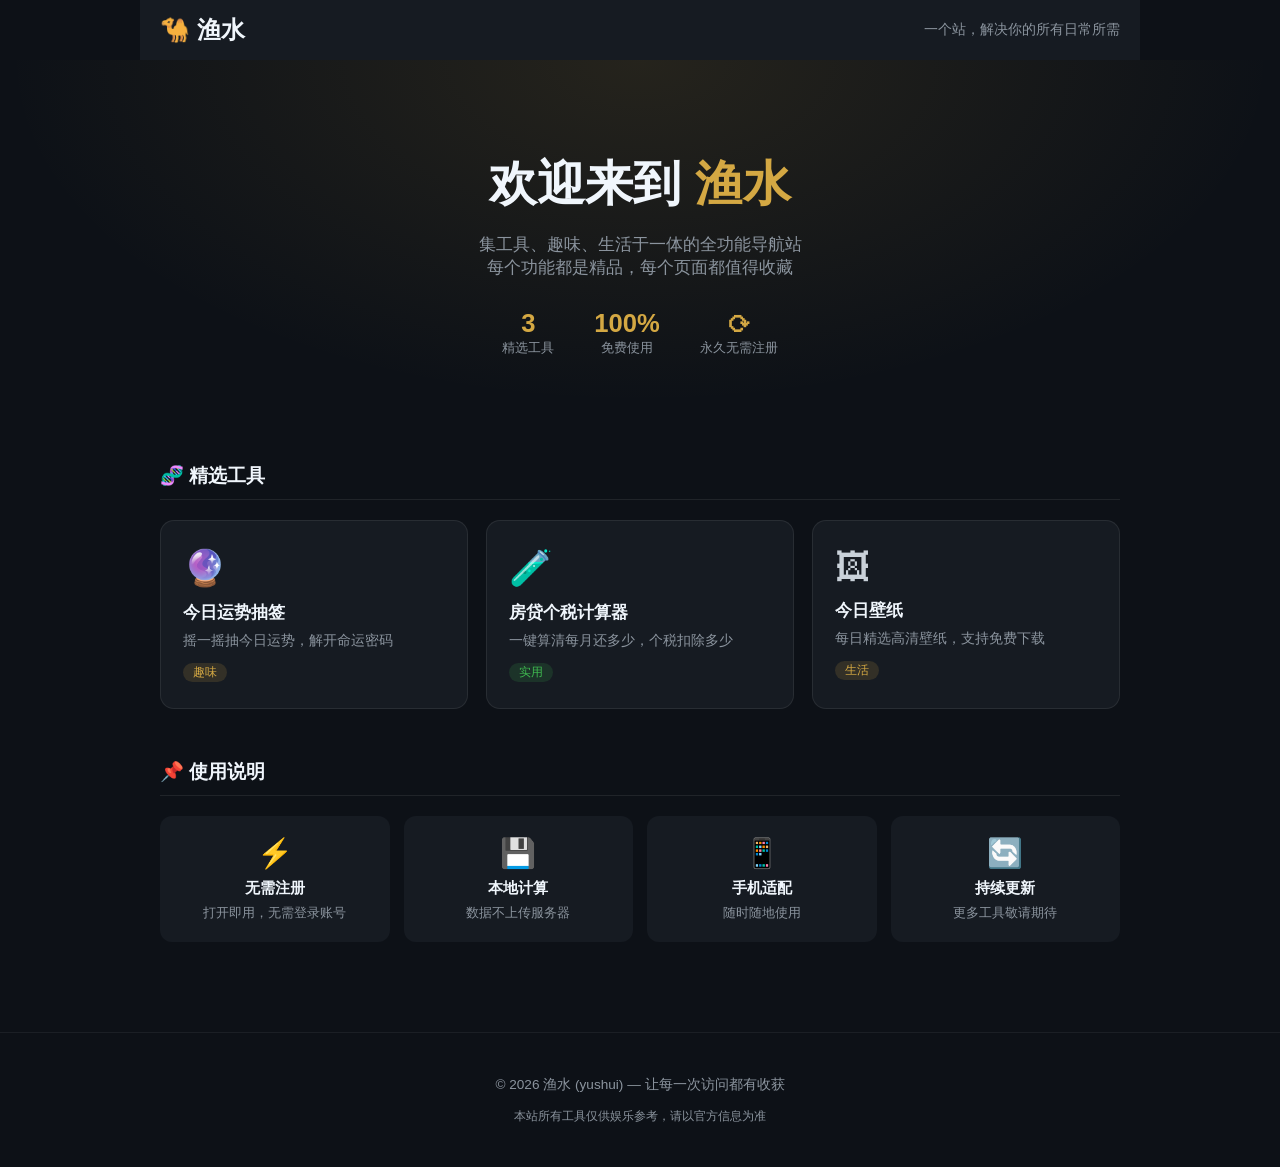
<file: index.html>
<!DOCTYPE html>
<html lang="zh-CN">
<head><meta charset="UTF-8"><meta name="viewport" content="width=device-width,initial-scale=1.0"><title>渔水 - 全功能工具导航站</title></head>
<body style="background:#0d1117;color:#c9d1d9;font-family:'PingFang SC','Microsoft YaHei',sans-serif;min-height:100vh;margin:0">
<div style="background:#161b22;padding:14px 20px;display:flex;align-items:center;justify-content:space-between;max-width:960px;margin:0 auto">
  <div style="font-size:1.5rem;font-weight:700;color:#d4a843">&#x1F42A; <span style="color:#f0f6fc">渔水</span></div>
  <div style="color:#8b949e;font-size:0.85rem">一个站，解决你的所有日常所需</div>
</div>
<div style="text-align:center;padding:60px 20px 50px;background:radial-gradient(ellipse at 50% 0%,rgba(212,168,67,0.12) 0%,transparent 70%)">
  <h1 style="font-size:clamp(2rem,5vw,3rem);color:#f0f6fc;margin-bottom:14px">欢迎来到 <span style="color:#d4a843">渔水</span></h1>
  <p style="color:#8b949e;font-size:1.05rem;margin-bottom:30px">集工具、趣味、生活于一体的全功能导航站<br>每个功能都是精品，每个页面都值得收藏</p>
  <div style="display:flex;justify-content:center;gap:40px">
    <div><span style="display:block;font-size:1.6rem;font-weight:700;color:#d4a843">3</span><span style="font-size:0.8rem;color:#8b949e">精选工具</span></div>
    <div><span style="display:block;font-size:1.6rem;font-weight:700;color:#d4a843">100%</span><span style="font-size:0.8rem;color:#8b949e">免费使用</span></div>
    <div><span style="display:block;font-size:1.6rem;font-weight:700;color:#d4a843">&#x27F3;</span><span style="font-size:0.8rem;color:#8b949e">永久无需注册</span></div>
  </div>
</div>
<div style="max-width:960px;margin:0 auto;padding:40px 20px">
  <h2 style="color:#f0f6fc;font-size:1.2rem;margin-bottom:20px;padding-bottom:10px;border-bottom:1px solid rgba(255,255,255,0.08)">&#x1F9EC; 精选工具</h2>
  <div style="display:grid;grid-template-columns:repeat(auto-fill,minmax(260px,1fr));gap:18px;margin-bottom:50px">
    <a href="fun/fortune.html" style="background:#161b22;border:1px solid rgba(255,255,255,0.08);border-radius:14px;padding:26px 22px;text-decoration:none;color:#c9d1d9;display:block;transition:transform .2s,box-shadow .2s" onmouseover="this.style.transform='translateY(-3px)';this.style.boxShadow='0 8px 30px rgba(212,168,67,0.1)'" onmouseout="this.style.transform='';this.style.boxShadow=''">
      <div style="font-size:2.2rem;margin-bottom:12px">&#x1F52E;</div>
      <div style="font-size:1.05rem;font-weight:600;color:#f0f6fc;margin-bottom:8px">今日运势抽签</div>
      <div style="font-size:0.85rem;color:#8b949e;margin-bottom:12px">摇一摇抽今日运势，解开命运密码</div>
      <span style="display:inline-block;background:rgba(212,168,67,0.15);color:#d4a843;font-size:0.72rem;padding:2px 10px;border-radius:20px">趣味</span>
    </a>
    <a href="tool/calc.html" style="background:#161b22;border:1px solid rgba(255,255,255,0.08);border-radius:14px;padding:26px 22px;text-decoration:none;color:#c9d1d9;display:block;transition:transform .2s,box-shadow .2s" onmouseover="this.style.transform='translateY(-3px)';this.style.boxShadow='0 8px 30px rgba(212,168,67,0.1)'" onmouseout="this.style.transform='';this.style.boxShadow=''">
      <div style="font-size:2.2rem;margin-bottom:12px">&#x1F9EA;</div>
      <div style="font-size:1.05rem;font-weight:600;color:#f0f6fc;margin-bottom:8px">房贷个税计算器</div>
      <div style="font-size:0.85rem;color:#8b949e;margin-bottom:12px">一键算清每月还多少，个税扣除多少</div>
      <span style="display:inline-block;background:rgba(63,185,80,0.15);color:#3fb950;font-size:0.72rem;padding:2px 10px;border-radius:20px">实用</span>
    </a>
    <a href="pic/wallpaper.html" style="background:#161b22;border:1px solid rgba(255,255,255,0.08);border-radius:14px;padding:26px 22px;text-decoration:none;color:#c9d1d9;display:block;transition:transform .2s,box-shadow .2s" onmouseover="this.style.transform='translateY(-3px)';this.style.boxShadow='0 8px 30px rgba(212,168,67,0.1)'" onmouseout="this.style.transform='';this.style.boxShadow=''">
      <div style="font-size:2.2rem;margin-bottom:12px">&#x1F5BC;</div>
      <div style="font-size:1.05rem;font-weight:600;color:#f0f6fc;margin-bottom:8px">今日壁纸</div>
      <div style="font-size:0.85rem;color:#8b949e;margin-bottom:12px">每日精选高清壁纸，支持免费下载</div>
      <span style="display:inline-block;background:rgba(212,168,67,0.15);color:#d4a843;font-size:0.72rem;padding:2px 10px;border-radius:20px">生活</span>
    </a>
  </div>
  <h2 style="color:#f0f6fc;font-size:1.2rem;margin-bottom:20px;padding-bottom:10px;border-bottom:1px solid rgba(255,255,255,0.08)">&#x1F4CC; 使用说明</h2>
  <div style="display:grid;grid-template-columns:repeat(auto-fill,minmax(200px,1fr));gap:14px;margin-bottom:50px">
    <div style="background:#161b22;border-radius:12px;padding:20px;text-align:center"><div style="font-size:1.8rem;margin-bottom:8px">&#x26A1;</div><div style="font-size:0.95rem;font-weight:600;color:#f0f6fc;margin-bottom:6px">无需注册</div><div style="font-size:0.8rem;color:#8b949e">打开即用，无需登录账号</div></div>
    <div style="background:#161b22;border-radius:12px;padding:20px;text-align:center"><div style="font-size:1.8rem;margin-bottom:8px">&#x1F4BE;</div><div style="font-size:0.95rem;font-weight:600;color:#f0f6fc;margin-bottom:6px">本地计算</div><div style="font-size:0.8rem;color:#8b949e">数据不上传服务器</div></div>
    <div style="background:#161b22;border-radius:12px;padding:20px;text-align:center"><div style="font-size:1.8rem;margin-bottom:8px">&#x1F4F1;</div><div style="font-size:0.95rem;font-weight:600;color:#f0f6fc;margin-bottom:6px">手机适配</div><div style="font-size:0.8rem;color:#8b949e">随时随地使用</div></div>
    <div style="background:#161b22;border-radius:12px;padding:20px;text-align:center"><div style="font-size:1.8rem;margin-bottom:8px">&#x1F504;</div><div style="font-size:0.95rem;font-weight:600;color:#f0f6fc;margin-bottom:6px">持续更新</div><div style="font-size:0.8rem;color:#8b949e">更多工具敬请期待</div></div>
  </div>
</div>
<div style="text-align:center;padding:30px 20px;border-top:1px solid rgba(255,255,255,0.06);color:#8b949e;font-size:0.85rem">
  <p>&#x00A9; 2026 渔水 (yushui) &#x2014; 让每一次访问都有收获</p>
  <p style="font-size:0.75rem;margin-top:6px">本站所有工具仅供娱乐参考，请以官方信息为准</p>
</div>
</body>
</html>
</file>
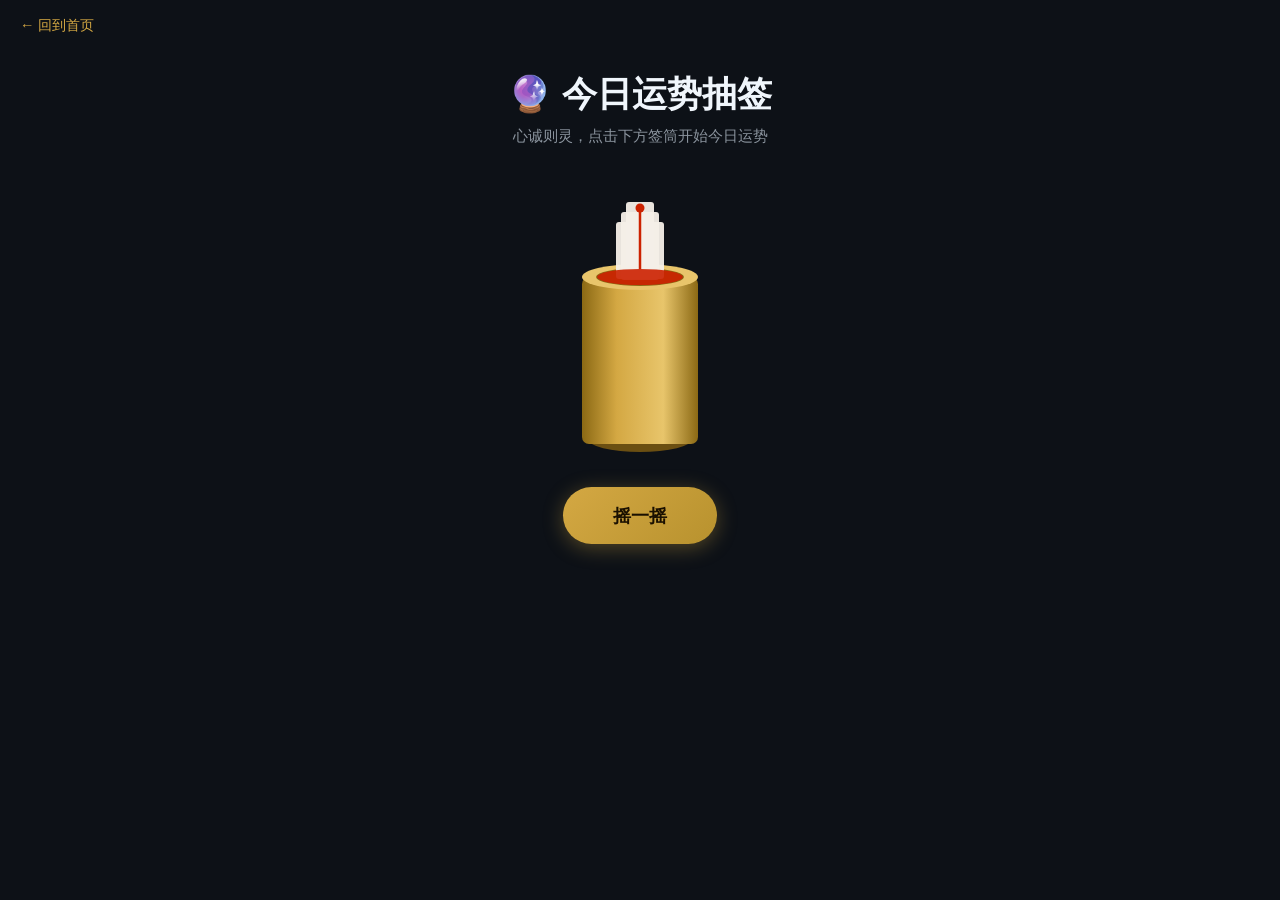
<file: fun/fortune.html>
<!DOCTYPE html>
<html lang="zh-CN">
<head>
<meta charset="UTF-8">
<meta name="viewport" content="width=device-width, initial-scale=1.0">
<title>今日运势抽签 - 渔水</title>
<style>
:root{--bg:#0d1117;--bg2:#161b22;--gold:#d4a843;--white:#f0f6fc;--text:#c9d1d9;--text2:#8b949e;--green:#3fb950;--font:"PingFang SC","Microsoft YaHei",sans-serif}
*{margin:0;padding:0;box-sizing:border-box}
body{background:var(--bg);color:var(--text);font-family:var(--font);min-height:100vh;display:flex;flex-direction:column}
.back-bar{padding:16px 20px}
.back-bar a{color:var(--gold);text-decoration:none;font-size:0.9rem}
.hero-section{text-align:center;padding:20px 20px 10px}
.hero-section h1{font-size:clamp(1.6rem,4vw,2.2rem);color:var(--white);margin-bottom:8px}
.hero-section p{color:var(--text2);font-size:0.95rem;margin-bottom:30px}
.main-area{flex:1;display:flex;flex-direction:column;align-items:center;padding:10px 20px 40px}
.draw-stage{width:200px;height:260px;position:relative;margin-bottom:30px;cursor:pointer}
.shake{animation:shake 0.6s ease}
@keyframes shake{0%,100%{transform:rotate(0deg)}15%{transform:rotate(-15deg)}30%{transform:rotate(12deg)}45%{transform:rotate(-10deg)}60%{transform:rotate(8deg)}75%{transform:rotate(-5deg)}}
.result-reveal{text-align:center;display:none;max-width:500px;width:100%}
.result-reveal.show{display:block;animation:fadeUp .6s ease}
@keyframes fadeUp{from{opacity:0;transform:translateY(20px)}to{opacity:1;transform:none}}
.fortune-level{font-size:0.85rem;padding:4px 14px;border-radius:20px;display:inline-block;margin-bottom:12px;font-weight:600}
.level-0{background:linear-gradient(135deg,#ffd700,#ff8c00);color:#1a1a0a}
.level-1{background:linear-gradient(135deg,#90ee90,#228b22);color:#0a1a0a}
.level-2{background:linear-gradient(135deg,#87ceeb,#4169e1);color:#0a0a2a}
.level-3{background:linear-gradient(135deg,#dda0dd,#9370db);color:#1a0a1a}
.level-4{background:rgba(255,255,255,0.1);color:var(--text2)}
.fortune-title{font-size:clamp(1.4rem,4vw,2rem);font-weight:700;color:var(--gold);margin-bottom:8px}
.fortune-date{color:var(--text2);font-size:0.82rem;margin-bottom:20px}
.fortune-main{background:var(--bg2);border-radius:14px;padding:24px;margin-bottom:16px;border:1px solid rgba(255,255,255,0.08);text-align:left;line-height:1.9;color:var(--white)}
.fortune-detail{background:var(--bg2);border-radius:14px;padding:20px;margin-bottom:20px;border:1px solid rgba(255,255,255,0.08)}
.fortune-detail-title{font-size:0.85rem;color:var(--gold);margin-bottom:10px;font-weight:600}
.fortune-detail-grid{display:grid;grid-template-columns:1fr 1fr;gap:10px}
.detail-item{background:var(--bg);border-radius:8px;padding:10px 12px}
.detail-item .di-label{font-size:0.75rem;color:var(--text2);margin-bottom:4px}
.detail-item .di-val{font-size:0.9rem;color:var(--white);font-weight:500}
.detail-item .di-val.good{color:var(--gold)}
.reminder-bar{margin-top:16px;padding:12px 18px;background:rgba(212,168,67,0.08);border:1px solid rgba(212,168,67,0.2);border-radius:10px;color:var(--text2);font-size:0.8rem;text-align:center;line-height:1.6}
.reminder-bar span{color:var(--gold)}
.draw-btn{background:linear-gradient(135deg,var(--gold),#b8922e);color:#1a1000;border:none;padding:16px 50px;font-size:1.15rem;font-weight:700;border-radius:50px;cursor:pointer;font-family:inherit;margin-bottom:20px;box-shadow:0 4px 20px rgba(212,168,67,0.35);transition:transform .15s,box-shadow .15s}
.draw-btn:hover{transform:translateY(-2px);box-shadow:0 6px 28px rgba(212,168,67,0.5)}
.draw-btn:disabled{opacity:0.5;cursor:not-allowed;transform:none}
@media(max-width:500px){.fortune-detail-grid{grid-template-columns:1fr}}
</style>
</head>
<body>
<div class="back-bar"><a href="../index.html">&#x2190; 回到首页</a></div>
<div class="hero-section">
  <h1><span>&#x1F52E;</span> 今日运势抽签</h1>
  <p>心诚则灵，点击下方签筒开始今日运势</p>
</div>
<div class="main-area">
  <div class="draw-stage" id="drawStage" onclick="drawFortune()">
    <svg viewBox="0 0 200 260" xmlns="http://www.w3.org/2000/svg" style="width:100%;height:100%">
      <defs>
        <linearGradient id="cyl" x1="0%" y1="0%" x2="100%" y2="0%">
          <stop offset="0%" stop-color="#8B6914"/>
          <stop offset="30%" stop-color="#D4A843"/>
          <stop offset="70%" stop-color="#E8C56B"/>
          <stop offset="100%" stop-color="#8B6914"/>
        </linearGradient>
      </defs>
      <ellipse cx="100" cy="242" rx="52" ry="13" fill="#6B4F12"/>
      <rect x="42" y="80" width="116" height="167" rx="7" fill="url(#cyl)"/>
      <ellipse cx="100" cy="80" rx="58" ry="13" fill="#E8C56B"/>
      <ellipse cx="100" cy="80" rx="44" ry="9" fill="#8B6914"/>
      <rect x="76" y="25" width="48" height="57" rx="3" fill="#f5f0e8" opacity="0.95"/>
      <rect x="81" y="15" width="38" height="68" rx="3" fill="#f5f0e8" opacity="0.95"/>
      <rect x="86" y="5" width="28" height="77" rx="3" fill="#f5f0e8" opacity="0.95"/>
      <ellipse cx="100" cy="80" rx="43" ry="8" fill="#cc2200" opacity="0.9"/>
      <line x1="100" y1="72" x2="100" y2="13" stroke="#cc2200" stroke-width="2.5"/>
      <circle cx="100" cy="11" r="4.5" fill="#cc2200"/>
    </svg>
  </div>
  <button class="draw-btn" id="drawBtn" onclick="drawFortune()">&#x6447;&#x4E00;&#x6447;</button>
  <div class="result-reveal" id="resultReveal">
    <div class="fortune-level level-0" id="fortuneLevelTag">&#x5927;&#x5409;</div>
    <div class="fortune-title" id="fortuneTitle">&#x1F31F; &#x4ECA;&#x65E5;&#x8FD0;&#x52E2;&#x4E0A;&#x4E0A;&#x7B7E; &#x1F31F;</div>
    <div class="fortune-date" id="fortuneDate"></div>
    <div class="fortune-main" id="fortuneMain"></div>
    <div class="fortune-detail">
      <div class="fortune-detail-title">&#x1F4CB; &#x56DB;&#x8C61;&#x9650;&#x6307;&#x5F15;</div>
      <div class="fortune-detail-grid" id="fortuneDetailGrid"></div>
    </div>
    <div class="reminder-bar">&#x26A0; &#x672C;&#x7ED3;&#x679C;&#x4EC5;&#x4F9B;&#x5A31;&#x4E50;&#x53C2;&#x8003;&#xFF0C;&#x8BF7;&#x4EE5;&#x5B98;&#x65B9;&#x4FE1;&#x606F;&#x4E3A;&#x51C6;<br><span>&#x1F504; &#x660E;&#x5929;&#x518D;&#x6765;&#xFF0C;&#x4E5F;&#x8BB8;&#x8FD0;&#x52E2;&#x4E0D;&#x540C;&#x54E6;</span></div>
  </div>
</div>
<script>
var fortunes=[
  {level:0,label:"&#x1F31F; &#x5927;&#x5409; &#x1F31F;",title:"&#x5927;&#x5409;",main:"&#x4ECA;&#x65E5;&#x8C0B;&#x4E8B;&#x987A;&#x9002;&#xFF0C;&#x8FD0;&#x52E2;&#x5982;&#x65E5;&#x4E2D;&#x5929;&#xFF01;&#x8D35;&#x4EBA;&#x8FD0;&#x6781;&#x5F3A;&#xFF0C;&#x8EAB;&#x8FB9;&#x4F1A;&#x51FA;&#x73B0;&#x8D4C;&#x8BE5;&#x4F60;&#x80FD;&#x529B;&#x7684;&#x957F;&#x8F88;&#x6216;&#x4E0A;&#x53F8;&#x3002;&#x8D22;&#x8FD0;&#x5C0F;&#x6709;&#x8FDB;&#x8D26;&#xFF0C;&#x9002;&#x5408;&#x5904;&#x7406;&#x91CD;&#x8981;&#x4E8B;&#x52A1;&#x6216;&#x505A;&#x51B3;&#x7B56;&#x3002;&#x5DE5;&#x4F5C;&#x4E0A;&#x601D;&#x8DEF;&#x6E05;&#x6670;&#xFF0C;&#x4E0E;&#x4EBA;&#x5408;&#x4F5C;&#x987A;&#x5229;&#x3002;&#x611F;&#x60C5;&#x65B9;&#x9762;&#xFF0C;&#x5355;&#x8EAB;&#x8005;&#x4ECA;&#x65E5;&#x6843;&#x82B1;&#x8FD0;&#x65E5;&#x76DB;&#xFF0C;&#x6709;&#x7F18;&#x4EBA;&#x53EF;&#x80FD;&#x610F;&#x5916;&#x51FA;&#x73B0;&#x3002;",items:{&#x4E8B;&#x4E1A:"&#x7A33;&#x98DE;&#x8DCB;&#x8FDB;",&#x8D22;&#x8FD0:"&#x5C0F;&#x6709;&#x8FDB;&#x8D26;",&#x611F;&#x60C5:"&#x6843;&#x82B1;&#x65E5;&#x76DB;",&#x5065;&#x5EB7:"&#x7CBE;&#x529B;&#x5145;&#x6C9B;",&#x8D35;&#x4EBA:"&#x8D35;&#x4EBA;&#x76F8;&#x52A9;",&#x5EFA;&#x8BAE:"&#x5927;&#x80C6;&#x884C;&#x52A8;"}},
  {level:1,label:"&#x1F33F; &#x5409;&#x661F;&#x9AD8;&#x7167;",title:"&#x5409;",main:"&#x4ECA;&#x5929;&#x6574;&#x4F53;&#x8FD0;&#x52E2;&#x4E0D;&#x9519;&#xFF0C;&#x505A;&#x4E8B;&#x6709;&#x5982;&#x795E;&#x7940;&#xFF01;&#x7EC8;&#x6709;&#x5C0F;&#x7684;&#x6CE2;&#x6298;&#x4F46;&#x6700;&#x7EC8;&#x90FD;&#x80FD;&#x5316;&#x9669;&#x4E3A;&#x5B9D;&#x3002;&#x5DE5;&#x4F5C;&#x4E0A;&#x9002;&#x5408;&#x5904;&#x7406;&#x6587;&#x4E66;&#x3001;&#x8C08;&#x5224;&#x7C7B;&#x4E8B;&#x52A1;&#xFF0C;&#x8868;&#x8FBE;&#x80FD;&#x529B;&#x5F3A;&#x3002;&#x8D22;&#x8FD0;&#x5E73;&#x7A33;&#xFF0C;&#x6536;&#x652F;&#x5E73;&#x8861;&#x3002;&#x611F;&#x60C5;&#x4E0A;&#xFF0C;&#x5DF2;&#x5A5A;&#x8005;&#x4E0E;&#x4F34;&#x4FA3;&#x76F8;&#x5904;&#x878D;&#x6D3B;&#x3002;",items:{&#x4E8B;&#x4E1A:"&#x7A33;&#x6B65;&#x4E0A;&#x5347;",&#x8D22;&#x8FD0:"&#x6536;&#x652F;&#x5E73;&#x8861;",&#x611F;&#x60C5:"&#x76F8;&#x5904;&#x548C;&#x8106;",&#x5065;&#x5EB7:"&#x72B6;&#x6001;&#x826F;&#x597D;",&#x8D35;&#x4EBA:"&#x6697;&#x4E2D;&#x6709;&#x52A9;",&#x5EFA;&#x8BAE:"&#x7A33;&#x4E2D;&#x6C42;&#x8FDB;"}},
  {level:2,label:"&#x1F324; &#x98CE;&#x548C;&#x65E5;&#x4E3D;",title:"&#x4E2D;&#x5409;",main:"&#x4ECA;&#x65E5;&#x8FD0;&#x52E2;&#x4E2D;&#x4E0A;&#xFF0C;&#x6C14;&#x573A;&#x5E73;&#x548C;&#x3002;&#x9002;&#x5408;&#x6574;&#x7406;&#x601D;&#x8DEF;&#x3001;&#x89C4;&#x5212;&#x672A;&#x6765;&#xFF0C;&#x505A;&#x4E8B;&#x4E0D;&#x8981;&#x8FC7;&#x4E8E;&#x5192;&#x8FDB;&#x3002;&#x5DE5;&#x4F5C;&#x4E0A;&#x6709;&#x671B;&#x5F97;&#x5230;&#x8BA4;&#x53EF;&#xFF0C;&#x53EF;&#x80FD;&#x6709;&#x5C0F;&#x7684;&#x5956;&#x52B1;&#x6216;&#x8868;&#x626C;&#x3002;&#x8D22;&#x8FD0;&#x4E00;&#x822C;&#xFF0C;&#x907F;&#x514D;&#x51B2;&#x52A8;&#x6D88;&#x8D39;&#x3002;&#x611F;&#x60C5;&#x4E0A;&#xFF0C;&#x4E0E;&#x5BB6;&#x4EBA;&#x670B;&#x53CB;&#x7684;&#x5173;&#x7CFB;&#x66F4;&#x4E3A;&#x4EB2;&#x5BC6;&#x3002;",items:{&#x4E8B;&#x4E1A:"&#x5C0F;&#x6709;&#x6210;&#x7EE9;",&#x8D22;&#x8FD0:"&#x4FDD;&#x5B88;&#x4E3A;&#x5B9C;",&#x611F;&#x60C5:"&#x5BB6;&#x5EAD;&#x548C;&#x8111;",&#x5065;&#x5EB7:"&#x6CE8;&#x610F;&#x4F11;&#x606F;",&#x8D35;&#x4EBA:"&#x670B;&#x53CB;&#x76F8;&#x52A9;",&#x5EFA;&#x8BAE:"&#x85CF;&#x52BF;&#x5F85;&#x53D1;"}},
  {level:3,label:"&#x1F331; &#x751F;&#x673A;&#x521D;&#x73B0;",title:"&#x5C0F;&#x5409;",main:"&#x4ECA;&#x65E5;&#x4E07;&#x4E8B;&#x5F00;&#x5934;&#x96BE;&#xFF0C;&#x4F46;&#x4E0D;&#x8981;&#x6C14;&#x9988;&#x2014;&#x2014;&#x8FD9;&#x662F;&#x79EF;&#x805A;&#x80FD;&#x91CF;&#x7684;&#x9636;&#x6BB5;&#x3002;&#x4E0A;&#x5348;&#x53EF;&#x80FD;&#x6709;&#x4E9B;&#x963B;&#x6ED5;&#xFF0C;&#x4E0B;&#x5348;&#x5F00;&#x59CB;&#x9010;&#x6E10;&#x987A;&#x5229;&#x3002;&#x5DE5;&#x4F5C;&#x4E0A;&#x9002;&#x5408;&#x505A;&#x8F85;&#x52A9;&#x6027;&#x5DE5;&#x4F5C;&#x6216;&#x6536;&#x5C3E;&#x6574;&#x7406;&#x3002;&#x8D22;&#x8FD0;&#x6709;&#x5C0F;&#x989D;&#x652F;&#x51FA;&#xFF0C;&#x4F46;&#x4E5F;&#x5728;&#x53EF;&#x63A7;&#x8303;&#x56F4;&#x3002;",items:{&#x4E8B;&#x4E1A:"&#x85CF;&#x52BF;&#x6574;&#x7406;",&#x8D22;&#x8FD0:"&#x63A7;&#x5236;&#x652F;&#x51FA;",&#x611F;&#x60C5:"&#x4E3B;&#x52A8;&#x8054;&#x7CFB;",&#x5065;&#x5EB7:"&#x89C4;&#x5F8B;&#x4F5C;&#x606F;",&#x8D35;&#x4EBA:"&#x4FE1;&#x4EFB;&#x76F4;&#x89C9;",&#x5EFA;&#x8BAE:"&#x8010;&#x5FC3;&#x7B49;&#x5F85;"}},
  {level:4,label:"&#x1F33F; &#x5E73;&#x5E38;&#x5FC3;&#x662F;&#x9053;",title:"&#x5E73;",main:"&#x4ECA;&#x5929;&#x6574;&#x4F53;&#x5E73;&#x7A33;&#xFF0C;&#x6CA1;&#x6709;&#x5927;&#x8D77;&#x5927;&#x843D;&#x3002;&#x9002;&#x5408;&#x505A;&#x5E38;&#x89C4;&#x6027;&#x5DE5;&#x4F5C;&#xFF0C;&#x5904;&#x7406;&#x65E5;&#x5E38;&#x4E8B;&#x52A1;&#x3002;&#x5DE5;&#x4F5C;&#x4E0A;&#x6309;&#x90E8;&#x5C31;&#x73ED;&#x5373;&#x53EF;&#xFF0C;&#x4E0D;&#x8981;&#x7ED9;&#x81EA;&#x5DF1;&#x592A;&#x5927;&#x538B;&#x529B;&#x3002;&#x8D22;&#x8FD0;&#x4E00;&#x822C;&#xFF0C;&#x6295;&#x8D44;&#x7406;&#x8D22;&#x9700;&#x8C28;&#x614E;&#x3002;&#x611F;&#x60C5;&#x65B9;&#x9762;&#xFF0C;&#x591A;&#x5173;&#x5FC3;&#x4F34;&#x4FA3;&#xFF0C;&#x5C11;&#x8BA1;&#x8F83;&#x5C0F;&#x4E8B;&#x3002;",items:{&#x4E8B;&#x4E1A:"&#x6309;&#x90E8;&#x5C31;&#x73ED;",&#x8D22;&#x8FD0:"&#x8C28;&#x614E;&#x7406;&#x8D22;",&#x611F;&#x60C5:"&#x591A;&#x6C9F;&#x901A;",&#x5065;&#x5EB7:"&#x6B63;&#x5E38;&#x7EF4;&#x62A4;",&#x8D35;&#x4EBA:"&#x81EA;&#x6211;&#x63D0;&#x5347;",&#x5EFA;&#x8BAE:"&#x4FDD;&#x6301;&#x5E73;&#x5E38;&#x5FC3;"}},
];
var levelClass=["level-0","level-1","level-2","level-3","level-4"];
var drawn=false;
function drawFortune(){if(drawn)return;drawn=true;var btn=document.getElementById("drawBtn");var stage=document.getElementById("drawStage");btn.disabled=true;btn.textContent="&#x8BDA;&#x5FC3;&#x7948;&#x6C42;&#x4E2D...";stage.classList.add("shake");setTimeout(function(){stage.classList.remove("shake");var f=fortunes[Math.floor(Math.random()*fortunes.length)];document.getElementById("fortuneLevelTag").className="fortune-level "+levelClass[f.level];document.getElementById("fortuneLevelTag").innerHTML=f.label;document.getElementById("fortuneTitle").innerHTML="&#x1F33F; &#x4ECA;&#x65E5;"+f.title+" &#x1F33F;";var d=new Date();var weekdays=["&#x661F;&#x671F;&#x65E5;","&#x661F;&#x671F;&#x4E00;","&#x661F;&#x671F;&#x4E8C;","&#x661F;&#x671F;&#x4E09;","&#x661F;&#x671F;&#x56DB;","&#x661F;&#x671F;&#x4E94;","&#x661F;&#x671F;&#x516D;"];document.getElementById("fortuneDate").innerHTML=d.getFullYear()+"&#x5E74;"+(d.getMonth()+1)+"&#x6708;"+d.getDate()+"&#x65E5; "+weekdays[d.getDay()];document.getElementById("fortuneMain").textContent=f.main;var cats=["&#x4E8B;&#x4E1A;","&#x8D22;&#x8FD0;","&#x611F;&#x60C5;","&#x5065;&#x5EB7;","&#x8D35;&#x4EBA;","&#x5EFA;&#x8BAE;"];var grid=document.getElementById("fortuneDetailGrid");grid.innerHTML="";cats.forEach(function(c){var v=f.items[c];var div=document.createElement("div");div.className="detail-item";var isGood=v.indexOf("&#x8FDB;")>=0||v.indexOf("&#x76DB;")>=0||v.indexOf("&#x987A;")>=0||v.indexOf("&#x5145;&#x6C9B;")>=0;div.innerHTML="<div class="di-label">"+c+"</div><div class="di-val"+(isGood?" good":"")+"">"+v+"</div>";grid.appendChild(div);});document.getElementById("resultReveal").classList.add("show");btn.textContent="&#x2714; &#x62B1;&#x8FC7;&#xFF0C;&#x660E;&#x5929;&#x518D;&#x6765;";localStorage.setItem("yushui_fortune_date",new Date().toDateString());localStorage.setItem("yushui_fortune_data",JSON.stringify(f));},1200);}
var lastDraw=localStorage.getItem("yushui_fortune_date");
var today=new Date().toDateString();
if(lastDraw===today){var saved=localStorage.getItem("yushui_fortune_data");if(saved){var f=JSON.parse(saved);document.getElementById("fortuneLevelTag").className="fortune-level "+levelClass[f.level];document.getElementById("fortuneLevelTag").innerHTML=f.label;document.getElementById("fortuneTitle").innerHTML="&#x1F33F; &#x4ECA;&#x65E5;"+f.title+" &#x1F33F;";var d=new Date();var weekdays=["&#x661F;&#x671F;&#x65E5;","&#x661F;&#x671F;&#x4E00;","&#x661F;&#x671F;&#x4E8C;","&#x661F;&#x671F;&#x4E09;","&#x661F;&#x671F;&#x56DB;","&#x661F;&#x671F;&#x4E94;","&#x661F;&#x671F;&#x516D;"];document.getElementById("fortuneDate").innerHTML=d.getFullYear()+"&#x5E74;"+(d.getMonth()+1)+"&#x6708;"+d.getDate()+"&#x65E5; "+weekdays[d.getDay()];document.getElementById("fortuneMain").textContent=f.main;var cats=["&#x4E8B;&#x4E1A;","&#x8D22;&#x8FD0;","&#x611F;&#x60C5;","&#x5065;&#x5EB7;","&#x8D35;&#x4EBA;","&#x5EFA;&#x8BAE;"];var grid=document.getElementById("fortuneDetailGrid");grid.innerHTML="";cats.forEach(function(c){var v=f.items[c];var div=document.createElement("div");div.className="detail-item";var isGood=v.indexOf("&#x8FDB;")>=0||v.indexOf("&#x76DB;")>=0||v.indexOf("&#x987A;")>=0||v.indexOf("&#x5145;&#x6C9B;")>=0;div.innerHTML="<div class="di-label">"+c+"</div><div class="di-val"+(isGood?" good":"")+"">"+v+"</div>";grid.appendChild(div);});document.getElementById("resultReveal").classList.add("show");document.getElementById("drawBtn").textContent="&#x2714; &#x4ECA;&#x65E5;&#x5DF2;&#x62BD;&#x7B7E;";document.getElementById("drawBtn").disabled=true;drawn=true;}}
</script>
</body>
</html>
</file>
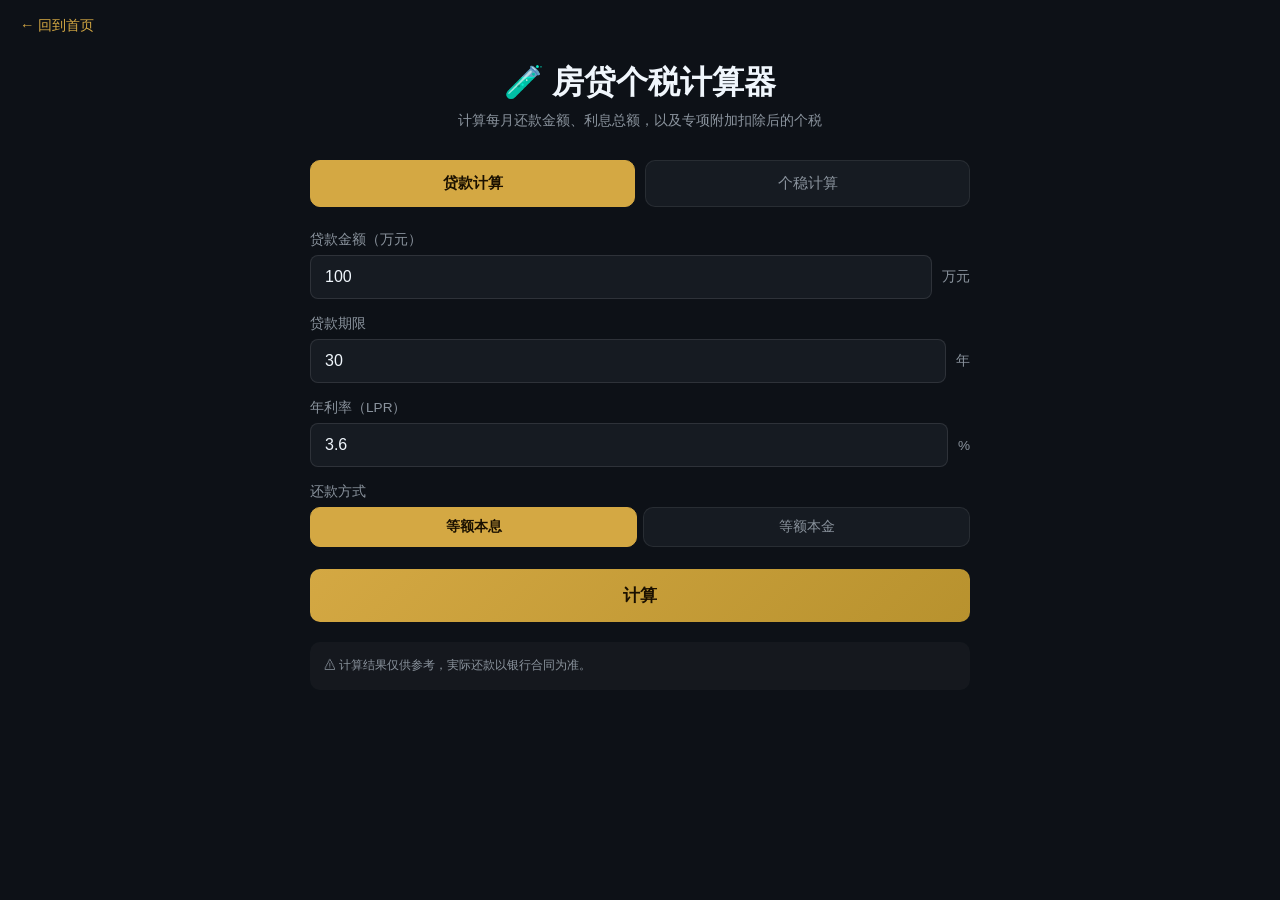
<file: tool/calc.html>
<!DOCTYPE html>
<html lang="zh-CN">
<head>
<meta charset="UTF-8">
<meta name="viewport" content="width=device-width, initial-scale=1.0">
<title>房贷个税计算器 - 渔水</title>
<style>
:root{--bg:#0d1117;--bg2:#161b22;--bg3:#21262d;--gold:#d4a843;--white:#f0f6fc;--text:#c9d1d9;--text2:#8b949e;--green:#3fb950;--font:"PingFang SC","Microsoft YaHei",sans-serif}
*{margin:0;padding:0;box-sizing:border-box}
body{background:var(--bg);color:var(--text);font-family:var(--font);min-height:100vh}
.back-bar{padding:16px 20px}
.back-bar a{color:var(--gold);text-decoration:none;font-size:0.9rem}
.page-header{text-align:center;padding:10px 20px 30px}
.page-header h1{font-size:clamp(1.5rem,4vw,2rem);color:var(--white);margin-bottom:6px}
.page-header h1 span{color:var(--gold)}
.page-header p{color:var(--text2);font-size:0.9rem}
.calc-container{max-width:700px;margin:0 auto;padding:0 20px 50px}
.tab-bar{display:flex;gap:10px;margin-bottom:24px}
.tab-btn{flex:1;padding:12px;background:var(--bg2);border:1px solid rgba(255,255,255,0.08);border-radius:10px;color:var(--text2);font-size:0.95rem;font-family:inherit;cursor:pointer;transition:all .2s;text-align:center}
.tab-btn.active{background:var(--gold);color:#1a1000;font-weight:700;border-color:var(--gold)}
.calc-panel{display:none}
.calc-panel.active{display:block}
.input-group{margin-bottom:16px}
.input-label{display:block;font-size:0.85rem;color:var(--text2);margin-bottom:6px}
.input-row{display:flex;gap:10px;align-items:center}
.input-field{flex:1;background:var(--bg2);border:1px solid rgba(255,255,255,0.1);border-radius:8px;padding:12px 14px;color:var(--white);font-size:1rem;font-family:inherit;outline:none;transition:border-color .2s}
.input-field:focus{border-color:var(--gold)}
.input-unit{color:var(--text2);font-size:0.85rem;white-space:nowrap}
.calc-btn{width:100%;background:linear-gradient(135deg,var(--gold),#b8922e);color:#1a1000;border:none;padding:15px;font-size:1.05rem;font-weight:700;border-radius:10px;cursor:pointer;font-family:inherit;margin-top:6px;transition:opacity .2s}
.calc-btn:hover{opacity:0.9}
.result-card{background:var(--bg2);border:1px solid rgba(212,168,67,0.3);border-radius:14px;padding:24px;margin-top:24px;display:none}
.result-card.show{display:block;animation:fadeUp .4s ease}
@keyframes fadeUp{from{opacity:0;transform:translateY(10px)}to{opacity:1;transform:none}}
.result-title{color:var(--gold);font-size:0.9rem;margin-bottom:16px;font-weight:600}
.result-grid{display:grid;grid-template-columns:1fr 1fr;gap:12px;margin-bottom:16px}
.result-item{background:var(--bg3);border-radius:10px;padding:14px}
.result-item .ri-label{font-size:0.75rem;color:var(--text2);margin-bottom:4px}
.result-item .ri-val{font-size:1.15rem;font-weight:700;color:var(--white)}
.result-item .ri-val.highlight{color:var(--gold)}
.result-item .ri-val.green{color:var(--green)}
.result-full{background:var(--bg3);border-radius:10px;padding:16px;margin-top:10px}
.result-full .rf-label{font-size:0.78rem;color:var(--text2);margin-bottom:6px}
.result-full .rf-val{font-size:1.05rem;color:var(--white);line-height:1.7}
.disclaimer{margin-top:20px;padding:14px;background:rgba(255,255,255,0.03);border-radius:10px;color:var(--text2);font-size:0.78rem;line-height:1.6}
@media(max-width:500px){.result-grid{grid-template-columns:1fr}}
</style>
</head>
<body>
<div class="back-bar"><a href="../index.html">&#x2190; 回到首页</a></div>
<div class="page-header">
  <h1><span>&#x1F9EA;</span> 房贷个税计算器</h1>
  <p>计算每月还款金额、利息总额，以及专项附加扣除后的个税</p>
</div>
<div class="calc-container">
  <div class="tab-bar">
    <button class="tab-btn active" id="tab-loan" onclick="switchTab('loan')">&#x8D37;&#x6B3E;&#x8BA1;&#x7B97;</button>
    <button class="tab-btn" id="tab-tax" onclick="switchTab('tax')">&#x4E2A;&#x7A33;&#x8BA1;&#x7B97;</button>
  </div>
  <div class="calc-panel active" id="panel-loan">
    <div class="input-group"><label class="input-label">&#x8D37;&#x6B3E;&#x91D1;&#x989D;&#xFF08;&#x4E07;&#x5143;&#xFF09;</label><div class="input-row"><input class="input-field" id="loanAmount" type="number" value="100" min="1" max="10000"><span class="input-unit">&#x4E07;&#x5143;</span></div></div>
    <div class="input-group"><label class="input-label">&#x8D37;&#x6B3E;&#x671F;&#x9650;</label><div class="input-row"><input class="input-field" id="loanYears" type="number" value="30" min="1" max="40"><span class="input-unit">&#x5E74;</span></div></div>
    <div class="input-group"><label class="input-label">&#x5E74;&#x5229;&#x7387;&#xFF08;LPR&#xFF09;</label><div class="input-row"><input class="input-field" id="loanRate" type="number" value="3.6" min="1" max="10" step="0.01"><span class="input-unit">%</span></div></div>
    <div class="input-group"><label class="input-label">&#x8FD8;&#x6B3E;&#x65B9;&#x5F0F;</label><div class="input-row" style="gap:6px"><button class="tab-btn active" id="typeEqual" onclick="setLoanType('equal')" style="font-size:0.85rem;padding:10px">&#x7B49;&#x989D;&#x672C;&#x606F;</button><button class="tab-btn" id="typeEqualP" onclick="setLoanType('equalP')" style="font-size:0.85rem;padding:10px">&#x7B49;&#x989D;&#x672C;&#x91D1;</button></div></div>
    <button class="calc-btn" onclick="calcLoan()">&#x8BA1;&#x7B97;</button>
    <div class="result-card" id="loanResult">
      <div class="result-title">&#x1F4CA; &#x8BA1;&#x7B97;&#x7ED3;&#x679C;</div>
      <div class="result-grid">
        <div class="result-item"><div class="ri-label">&#x6BCF;&#x6708;&#x8FD8;&#x6B3E;</div><div class="ri-val highlight" id="lrMonthly">&#x2014;</div></div>
        <div class="result-item"><div class="ri-label">&#x5229;&#x606F;&#x603B;&#x989D;</div><div class="ri-val" id="lrTotalInterest">&#x2014;</div></div>
        <div class="result-item"><div class="ri-label">&#x8FD8;&#x6B3E;&#x603B;&#x989D;</div><div class="ri-val" id="lrTotal">&#x2014;</div></div>
        <div class="result-item"><div class="ri-label">&#x9996;&#x6708;&#x672C;&#x91D1;</div><div class="ri-val green" id="lrFirstP">&#x2014;</div></div>
      </div>
      <div class="result-full"><div class="rf-label">&#x1F4CB; &#x7B2C;1&#x6708;&#xFF1A;&#x672C;&#x91D1;+&#x5229;&#x606F;=?</div><div class="rf-val" id="lrDetail">&#x2014;</div></div>
    </div>
    <div class="disclaimer">&#x26A0; &#x8BA1;&#x7B97;&#x7ED3;&#x679C;&#x4EC5;&#x4F9B;&#x53C2;&#x8003;&#xFF0C;&#x5B9F;&#x9645;&#x8FD8;&#x6B3E;&#x4EE5;&#x94F6;&#x884C;&#x5408;&#x540C;&#x4E3A;&#x51C6;&#x3002;</div>
  </div>
  <div class="calc-panel" id="panel-tax">
    <div class="input-group"><label class="input-label">&#x7A0E;&#x524D;&#x6708;&#x85AA;&#xFF08;&#x5143;&#xFF09;</label><input class="input-field" id="taxSalary" type="number" value="15000" min="0"></div>
    <div class="input-group"><label class="input-label">&#x4E94;&#x9669;&#x4E00;&#x91D1;&#x6BD4;&#x4F8B;&#xFF08;&#x9ED8;&#x8BA410.5%&#xFF09;</label><div class="input-row"><input class="input-field" id="taxInsurance" type="number" value="10.5" min="0" max="50" step="0.1"><span class="input-unit">%</span></div></div>
    <div class="input-group"><label class="input-label">&#x516C;&#x79EF;&#x91D1;&#x6BD4;&#x4F8B;&#xFF08;&#x9ED8;&#x8BA412%&#xFF09;</label><div class="input-row"><input class="input-field" id="taxHousing" type="number" value="12" min="0" max="24" step="0.1"><span class="input-unit">%</span></div></div>
    <div class="input-group"><label class="input-label">&#x4E13;&#x9879;&#x964D;&#x964D;&#x62D3;&#x9664;&#xFF08;&#x6BCF;&#x6708;&#xFF09;</label><div class="input-row"><input class="input-field" id="taxDeduction" type="number" value="2000" min="0"><span class="input-unit">&#x5143;</span></div></div>
    <div class="input-group"><label class="input-label">&#x662F;&#x5426;&#x6709;&#x8BAE;&#x6237;&#x4E13;&#x9879;&#xFF08;&#x6BCF;&#x6708;&#xFF09;</label><div class="input-row" style="gap:6px"><button class="tab-btn active" id="hasLoanYes" onclick="setHasLoan(true)" style="font-size:0.85rem;padding:10px">&#x6709;&#xFF08;1000&#x5143;/&#x6708;&#xFF09;</button><button class="tab-btn" id="hasLoanNo" onclick="setHasLoan(false)" style="font-size:0.85rem;padding:10px">&#x65E0;</button></div></div>
    <button class="calc-btn" onclick="calcTax()">&#x8BA1;&#x7B97;</button>
    <div class="result-card" id="taxResult">
      <div class="result-title">&#x1F4CA; &#x7A0E;&#x540E;&#x6536;&#x5165;&#x660E;&#x7EC6;</div>
      <div class="result-grid">
        <div class="result-item"><div class="ri-label">&#x7A0E;&#x524D;&#x6708;&#x85AA;</div><div class="ri-val" id="trGross">&#x2014;</div></div>
        <div class="result-item"><div class="ri-label">&#x4E94;&#x9669;&#x4E00;&#x91D1;</div><div class="ri-val" id="trInsurance">&#x2014;</div></div>
        <div class="result-item"><div class="ri-label">&#x5E94;&#x7EB3;&#x7A0E;&#x6240;&#x5F97;&#x989D;</div><div class="ri-val highlight" id="trTaxable">&#x2014;</div></div>
        <div class="result-item"><div class="ri-label">&#x6708;&#x5EA6;&#x4E2A;&#x7A0E;</div><div class="ri-val green" id="trTax">&#x2014;</div></div>
      </div>
      <div class="result-full"><div class="rf-label">&#x1F4B0; &#x6708;&#x5EA6;&#x6536;&#x5165;&#x660E;&#x7EC6;</div><div class="rf-val" id="trDetail">&#x2014;</div></div>
    </div>
    <div class="disclaimer">&#x26A0; &#x4E2A;&#x7A0E;&#x8BA1;&#x7B97;&#x6309;2019&#x5E74;&#x6807;&#x51C6;&#xFF0C;&#x8D77;&#x5F81;&#x70B9;5000&#x5143;/&#x6708;&#xFF0C;&#x4E03;&#x7EA7;&#x8D85;&#x989D;&#x7D2F;&#x8FDB;&#x7A0E;&#x7387;&#x3002;&#x4EC5;&#x4F9B;&#x53C2;&#x8003;&#x3002;</div>
  </div>
</div>
<script>
var loanType="equal";var hasLoan=true;
function switchTab(tab){document.getElementById("tab-loan").classList.toggle("active",tab=="loan");document.getElementById("tab-tax").classList.toggle("active",tab=="tax");document.getElementById("panel-loan").classList.toggle("active",tab=="loan");document.getElementById("panel-tax").classList.toggle("active",tab=="tax");}
function setLoanType(t){loanType=t;document.getElementById("typeEqual").classList.toggle("active",t=="equal");document.getElementById("typeEqualP").classList.toggle("active",t=="equalP");}
function setHasLoan(v){hasLoan=v;document.getElementById("hasLoanYes").classList.toggle("active",v);document.getElementById("hasLoanNo").classList.toggle("active",!v);}
function fi(n){return Math.round(n).toLocaleString("zh-CN");}
function calcLoan(){var amount=parseFloat(document.getElementById("loanAmount").value)*10000;var years=parseInt(document.getElementById("loanYears").value);var annualRate=parseFloat(document.getElementById("loanRate").value)/100;var mr=annualRate/12;var months=years*12;var monthly,totalInterest,totalPaid,firstP,detail="";if(loanType==="equal"){monthly=amount*mr*Math.pow(1+mr,months)/(Math.pow(1+mr,months)-1);totalPaid=monthly*months;totalInterest=totalPaid-amount;firstP=monthly-amount*mr;detail="&#x7B2C;1&#x6708;&#xFF1A;&#x672C;&#x91D1;"+fi(firstP)+"&#x5143; + &#x5229;&#x606F;"+fi(amount*mr)+"&#x5143; = &#x6708;&#x4ED8;"+fi(monthly)+"&#x5143;";}else{var principal=amount/months;firstP=principal;var firstInterest=amount*mr;monthly=principal+firstInterest;totalInterest=(amount*mr*(months+1))/2;totalPaid=amount+totalInterest;detail="&#x7B2C;1&#x6708;&#xFF1A;&#x672C;&#x91D1;"+fi(principal)+"&#x5143; + &#x5229;&#x606F;"+fi(firstInterest)+"&#x5143; = &#x6708;&#x4ED8;"+fi(monthly)+"&#x5143;\n&#x6700;&#x540E;&#x6708;&#xFF1A;&#x5229;&#x606F;&#x7EA6;"+fi(amount/months*mr)+"&#x5143;";}document.getElementById("lrMonthly").textContent=fi(monthly)+" &#x5143;";document.getElementById("lrTotalInterest").textContent=fi(totalInterest)+" &#x5143;";document.getElementById("lrTotal").textContent=fi(totalPaid)+" &#x5143;";document.getElementById("lrFirstP").textContent=fi(firstP)+" &#x5143;";document.getElementById("lrDetail").textContent=detail;document.getElementById("loanResult").classList.add("show");}
function getTaxRate(income){if(income<=3000)return{rate:0.03,deduct:0};if(income<=12000)return{rate:0.10,deduct:210};if(income<=25000)return{rate:0.20,deduct:1410};if(income<=35000)return{rate:0.25,deduct:2660};if(income<=55000)return{rate:0.30,deduct:4410};if(income<=80000)return{rate:0.35,deduct:7160};return{rate:0.45,deduct:15160};}
function calcTax(){var salary=parseFloat(document.getElementById("taxSalary").value);var insRate=parseFloat(document.getElementById("taxInsurance").value)/100;var houseRate=parseFloat(document.getElementById("taxHousing").value)/100;var deduction=parseFloat(document.getElementById("taxDeduction").value)||0;var loanDeduct=hasLoan?1000:0;var insurance=salary*insRate;var housing=salary*houseRate;var totalDeduct=insurance+housing+deduction+loanDeduct;var taxable=Math.max(0,salary-totalDeduct-5000);var t=getTaxRate(taxable);var monthlyTax=Math.max(0,taxable*t.rate-t.deduct);var netIncome=salary-insurance-housing-monthlyTax;document.getElementById("trGross").textContent=fi(salary)+" &#x5143;";document.getElementById("trInsurance").textContent=fi(insurance+housing)+" &#x5143;";document.getElementById("trTaxable").textContent=fi(taxable)+" &#x5143;";document.getElementById("trTax").textContent=fi(monthlyTax)+" &#x5143;";document.getElementById("trDetail").innerHTML="&#x7A0E;&#x524D;&#x6708;&#x85AA;&#xFF1A;"+fi(salary)+"&#x5143;\n&#x4E94;&#x9669;&#x4E00;&#x91D1;&#xFF1A;-"+fi(insurance+housing)+"&#x5143;\n&#x4E13;&#x9879;&#x964D;&#x964D;&#x9664;&#xFF1A;-"+fi(deduction+loanDeduct)+"&#x5143;\n&#x8D77;&#x5F81;&#x70B9;&#xFF1A;-5000&#x5143;\n&#x5E94;&#x7EB3;&#x7A0E;&#x6240;&#x5F97;&#x989D;&#xFF1A;"+fi(taxable)+"&#x5143;\n&#x6708;&#x5EA6;&#x4E2A;&#x7A0E;&#xFF1A;-"+fi(monthlyTax)+"&#x5143;\n<strong style="color:#3fb950">&#x7A0E;&#x540E;&#x6708;&#x85AA;&#xFF1A;"+fi(netIncome)+"&#x5143;</strong>";document.getElementById("taxResult").classList.add("show");}
</script>
</body>
</html>
</file>
